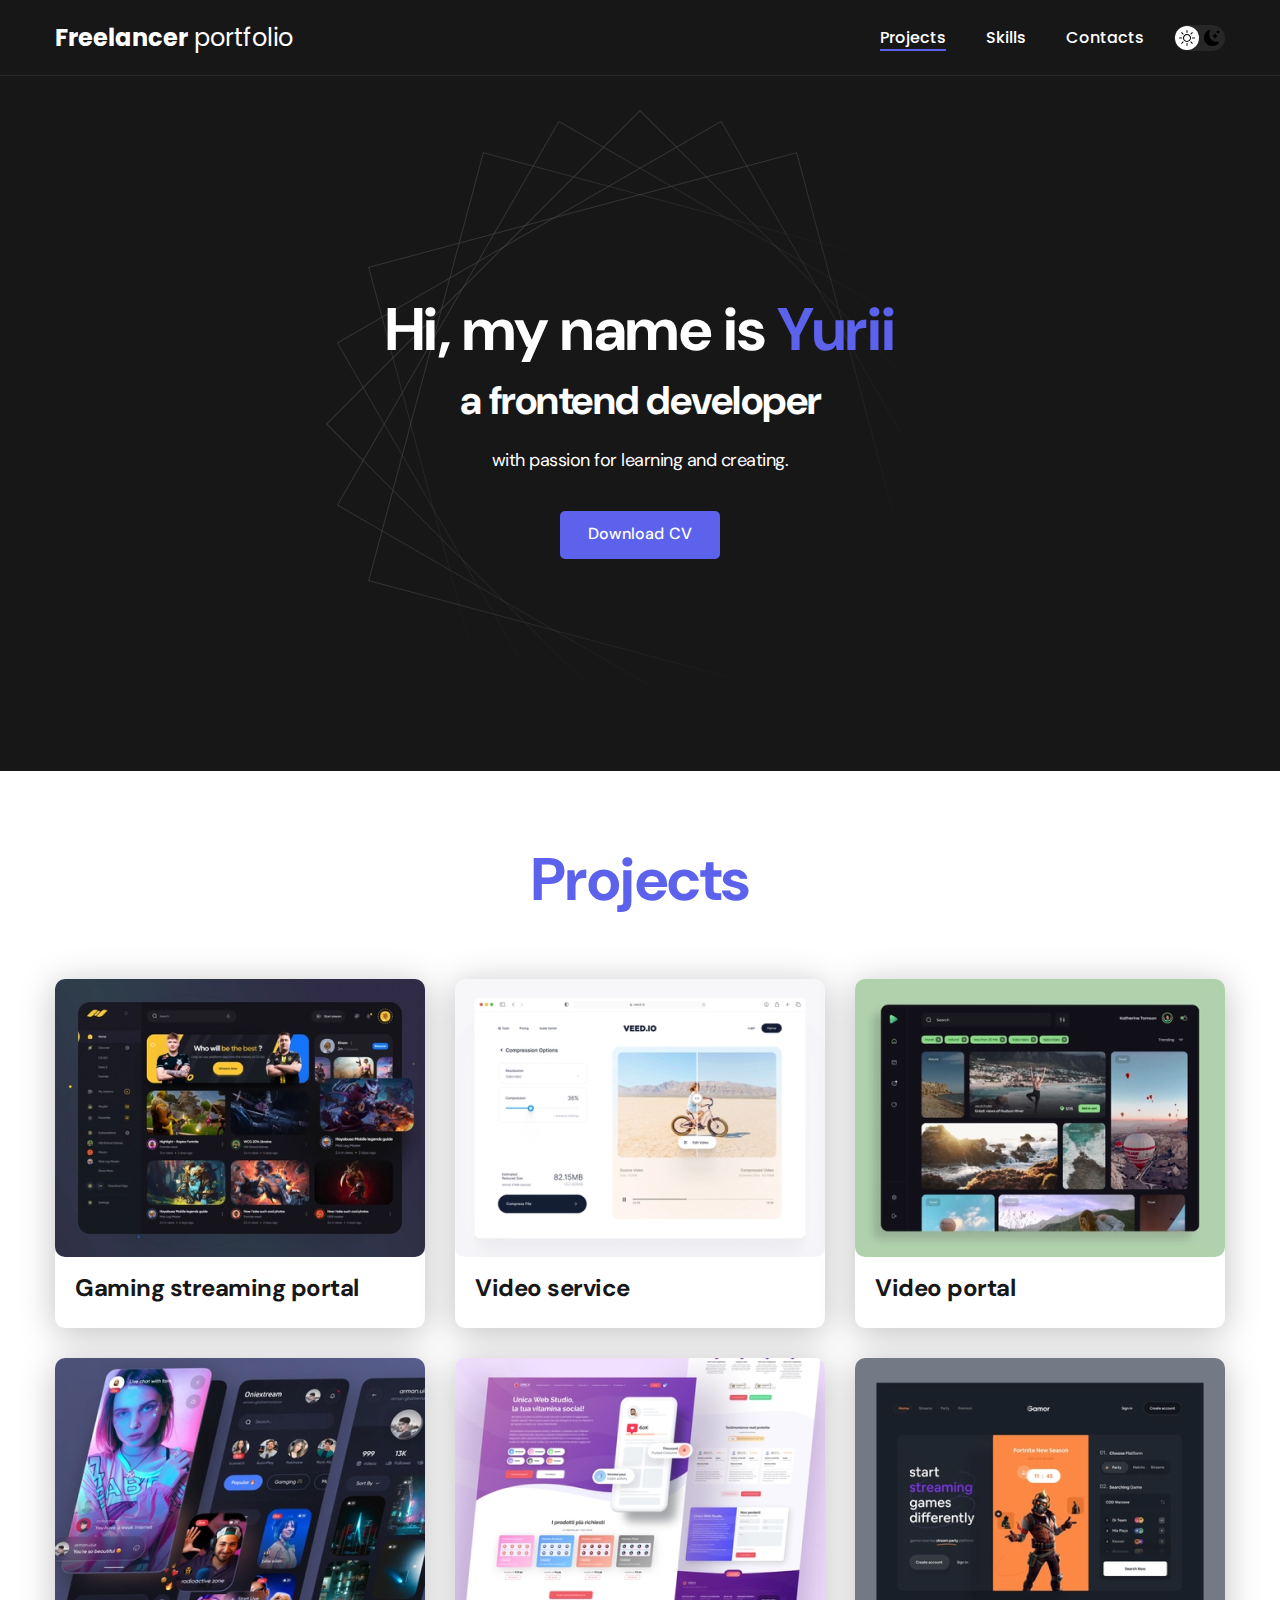
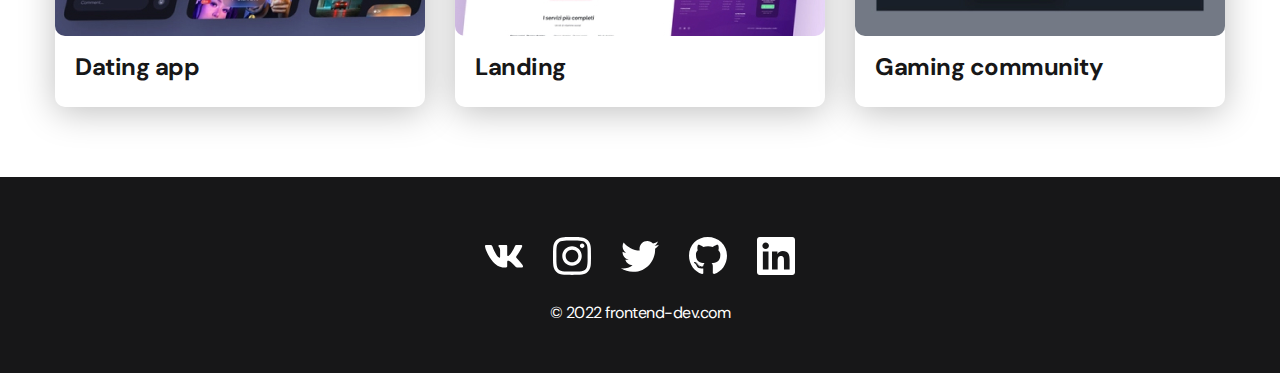
<file: index.html>
<!DOCTYPE html>
<html lang="en">
<head>
  <meta charset="UTF-8">
  <meta name="viewport" content="width=device-width, initial-scale=1.0">
  <title>Document</title>
  <link rel="stylesheet" href="./css/main.css">
</head>
<body>

  <nav class="nav">
    <div class="container">
      <div class="nav-row">
        <a class="logo"><strong>Freelancer</strong> portfolio</a>
        <button class="dark-mode-btn">
          <img src="./img/icons/sun.svg" alt="Light mode" class="dark-mode-btn__icon">
          <img src="./img/icons/moon.svg" alt="Dark mode" class="dark-mode-btn__icon">
        </button>
          <ul class="nav-list">
            <li class="nav-list-item">
              <a class="nav-list-link nav-list__link--active" href="./index.html">Projects</a>
            </li>
            <li class="nav-list-item">
              <a class="nav-list-link" href="./skills.html">Skills</a>
            </li>
            <li class="nav-list-item">
              <a class="nav-list-link" href="./contacts.html">Contacts</a>
            </li>
          </ul>
      </div>
    </div>
  </nav>

  <header class="header">
    <div class="header__wrapper">
        <h1 class="header__title">
            <strong>Hi, my name is <em>Yurii</em></strong><br>
            a frontend developer
        </h1>
        <div class="header__text">
            <p>with passion for learning and creating.</p>
        </div>
        <a href="#!" class="btn">Download CV</a>
    </div>
</header>

  <main class="section">
    <div class="container">
      <h2 class="title">
        Projects
      </h2>
      <ul class="projects">
        <li class="project">
          <a href="#"> 
            <img src="./img/projects/01.jpg" alt="#!" class="project__img">
            <h3 class="project__title">Gaming streaming portal</h3>
          </a>
        </li>
        <li class="project">
          <a href="./project-page.html"> 
            <img src="./img/projects/02.jpg" alt="" class="project__img">
            <h3 class="project__title">Video service</h3>
          </a>
        </li>
        <li class="project">
          <a href="#"> 
            <img src="./img/projects/03.jpg" alt="" class="project__img">
            <h3 class="project__title">Video portal</h3>
          </a>
        </li>
        <li class="project">
          <a href="#"> 
            <img src="./img/projects/04.jpg" alt="" class="project__img">
            <h3 class="project__title">Dating app</h3>
          </a>
        </li>
        <li class="project">
          <a href="#"> 
            <img src="./img/projects/05.jpg" alt="" class="project__img">
            <h3 class="project__title">Landing</h3>
          </a>
        </li>
        <li class="project">
          <a href="#"> 
            <img src="./img/projects/06.jpg" alt="" class="project__img">
            <h3 class="project__title">Gaming community</h3>
          </a>
        </li>
      </ul>
    </div>
  </main>

  <footer class="footer">
    <div class="container">
      <div class="footer__wrapper">
        <ul class="social">
          <li class="socnal__item">
            <a href="">
              <img src="./img/icons/vk.svg" alt="VK">
            </a>
          </li>
          <li class="socnal__item">
            <a href="">
              <img src="./img/icons/instagram.svg" alt="Instagram">
            </a>
          </li>
          <li class="socnal__item">
            <a href="">
              <img src="./img/icons/twitter.svg" alt="Twitter">
            </a>
          </li>
          <li class="socnal__item">
            <a href="">
              <img src="./img/icons/gitHub.svg" alt="GitHub">
            </a>
          </li>
          <li class="socnal__item">
            <a href="">
              <img src="./img/icons/linkedIn.svg" alt="linkedIn">
            </a>
          </li>
        </ul>
        <div class="copuright">
          <p>© 2022 frontend-dev.com</p>
        </div>
      </div>
    </div>
  </footer> 
  <script src="./js/main.js"> </script>
</body>
</html>
</file>
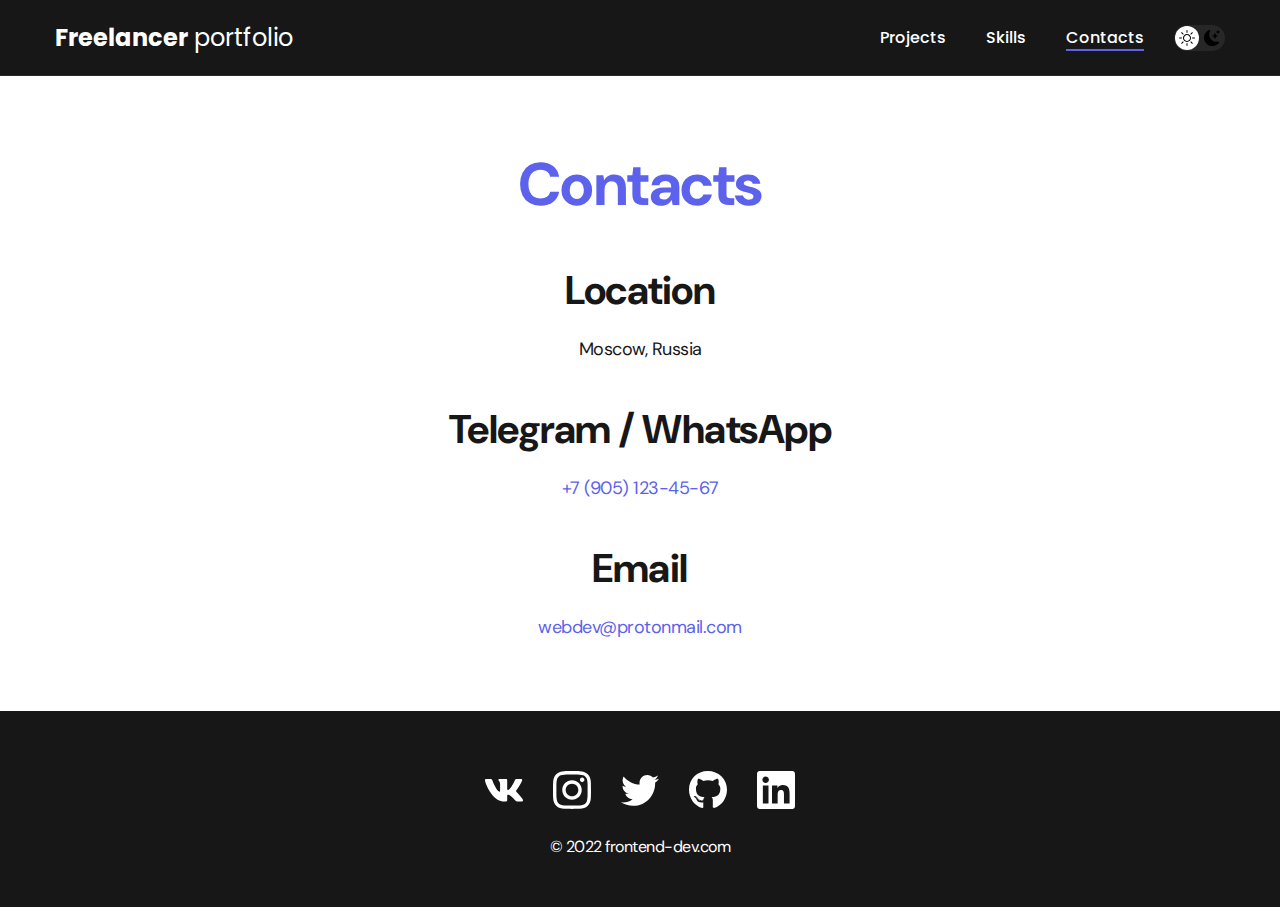
<file: contacts.html>
<!DOCTYPE html>
<html lang="en">
<head>
  <meta charset="UTF-8">
  <meta name="viewport" content="width=device-width, initial-scale=1.0">
  <title>Freelancer portfolio</title>
  <link rel="stylesheet" href="./css/main.css">
</head>
<body>

  <nav class="nav">
    <div class="container">
      <div class="nav-row">
        <a class="logo"><strong>Freelancer</strong> portfolio</a>
        <button class="dark-mode-btn">
          <img src="./img/icons/sun.svg" alt="Light mode" class="dark-mode-btn__icon">
          <img src="./img/icons/moon.svg" alt="Dark mode" class="dark-mode-btn__icon">
        </button>
        <ul class="nav-list">
          <li class="nav-list-item">
            <a class="nav-list-link" href="./index.html">Projects</a>
          </li>
          <li class="nav-list-item">
            <a class="nav-list-link" href="./skills.html">Skills</a>
          </li>
          <li class="nav-list-item">
            <a class="nav-list-link nav-list__link--active" href="./contacts.html">Contacts</a>
          </li>
        </ul>
      </div>
    </div>
  </nav>

  <main class="section">
    <div class="container">
      <h1 class="title-1">
        Contacts
      </h1>
      <ul class="content-list">
        <li class="content-list__item">
          <h2 class="title-2">Location</h2>
          <p>Moscow, Russia</p>
        </li>
        <li class="content-list__item">
          <h2 class="title-2">Telegram / WhatsApp</h2>
          <p><a href="tel:+79051234567">+7 (905) 123-45-67</a></p>
        </li>
        <li class="content-list__item">
          <h2 class="title-2">Email</h2>
          <p><a href="mailto:webdev@protonmail.com">webdev@protonmail.com</a></p>
        </li>
      </ul>     
    </div>
  </main>

  <footer class="footer">
    <div class="container">
      <div class="footer__wrapper">
        <ul class="social">
          <li class="socnal__item">
            <a href="">
              <img src="./img/icons/vk.svg" alt="VK">
            </a>
          </li>
          <li class="socnal__item">
            <a href="">
              <img src="./img/icons/instagram.svg" alt="Instagram">
            </a>
          </li>
          <li class="socnal__item">
            <a href="">
              <img src="./img/icons/twitter.svg" alt="Twitter">
            </a>
          </li>
          <li class="socnal__item">
            <a href="">
              <img src="./img/icons/gitHub.svg" alt="GitHub">
            </a>
          </li>
          <li class="socnal__item">
            <a href="">
              <img src="./img/icons/linkedIn.svg" alt="linkedIn">
            </a>
          </li>
        </ul>
        <div class="copuright">
          <p>© 2022 frontend-dev.com</p>
        </div>
      </div>
    </div>
  </footer> 
  <script src="./js/main.js"> </script>
</body>
</html>
</file>
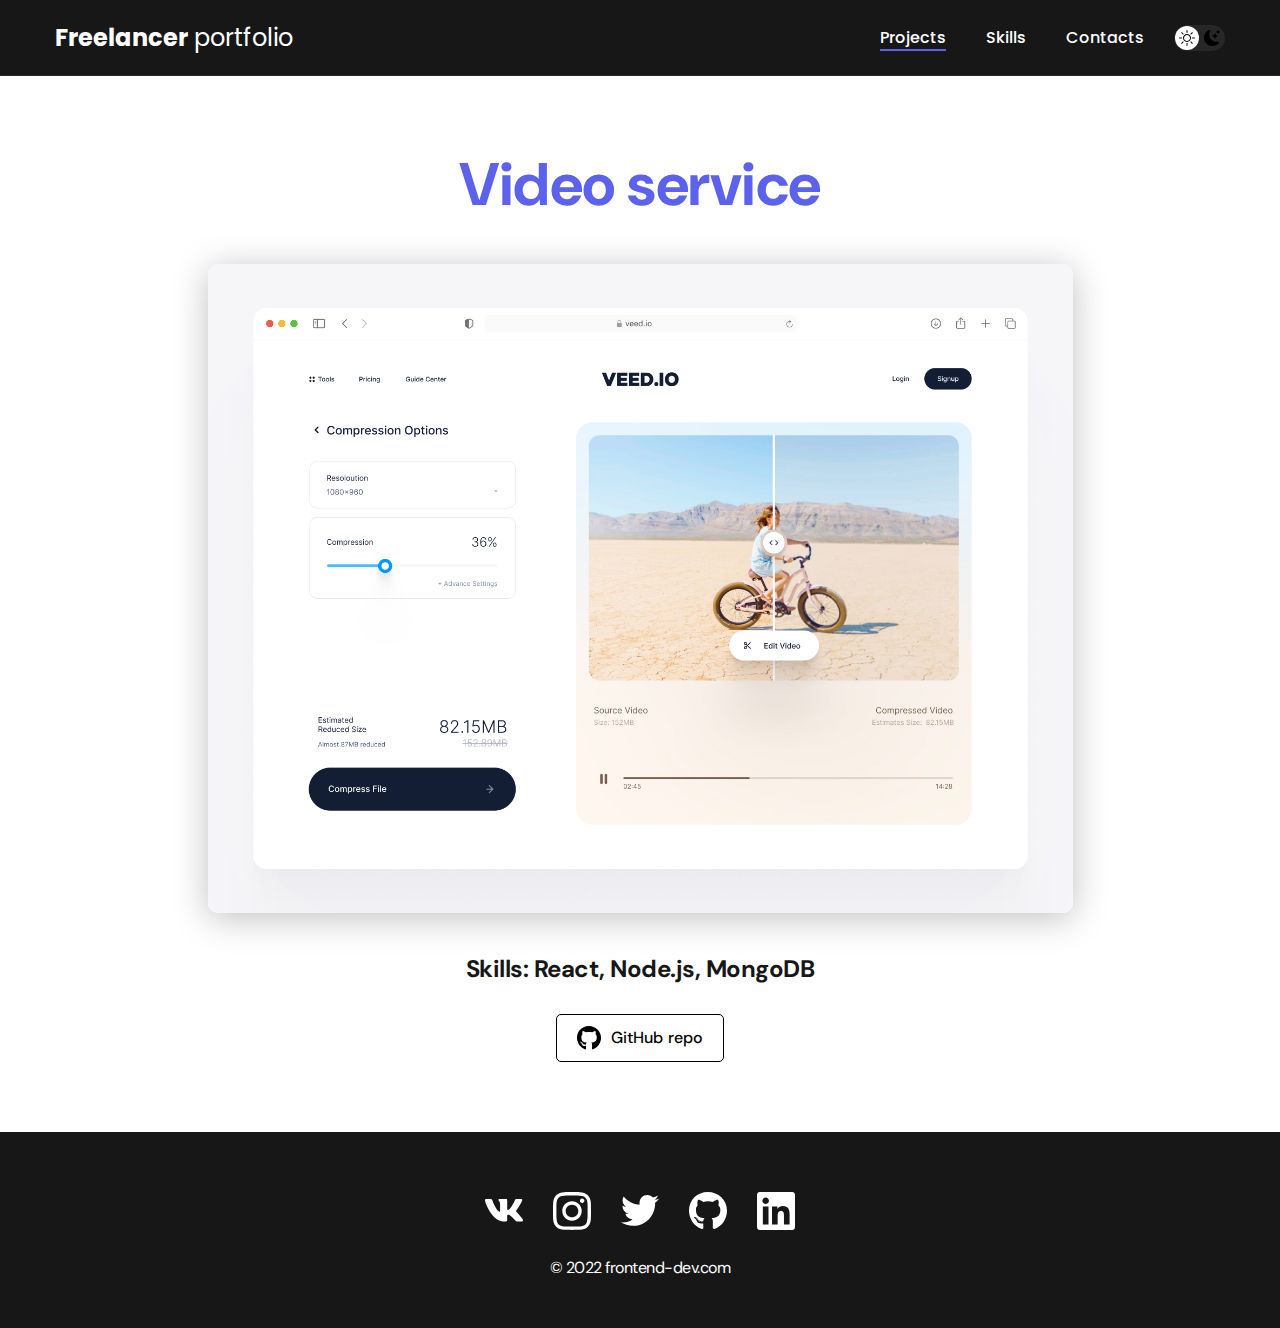
<file: project-page.html>
<!DOCTYPE html>
<html lang="en">
<head>
  <meta charset="UTF-8">
  <meta name="viewport" content="width=device-width, initial-scale=1.0">
  <title>Freelancer portfolio</title>
  <link rel="stylesheet" href="./css/main.css">
</head>
<body>

  <nav class="nav">
    <div class="container">
      <div class="nav-row">
        <a class="logo"><strong>Freelancer</strong> portfolio</a>
        <button class="dark-mode-btn">
          <img src="./img/icons/sun.svg" alt="Light mode" class="dark-mode-btn__icon">
          <img src="./img/icons/moon.svg" alt="Dark mode" class="dark-mode-btn__icon">
        </button>
        <ul class="nav-list">
          <li class="nav-list-item">
            <a class="nav-list-link nav-list__link--active" href="./index.html">Projects</a>
          </li>
          <li class="nav-list-item">
            <a class="nav-list-link" href="./skills.html">Skills</a>
          </li>
          <li class="nav-list-item">
            <a class="nav-list-link" href="./contacts.html">Contacts</a>
          </li>
        </ul>
      </div>
    </div>
  </nav>

  <main class="section">
    <div class="container">
      <div class="project-details">
        <h1 class="title-1">
          Video service
        </h1>
        <img src="./img/project-page/02-big.jpg"  alt="" class="project-details__cover">
        <div class="project-details__desc">
          <p>Skills: React, Node.js, MongoDB</p>
        </div>
        <a href="#!" class="btn-outline">
          <img src="./img/icons/gitHub-black.svg" alt="">
          GitHub repo
        </a>
      </div>
    </div>
  </main>

  <footer class="footer">
    <div class="container">
      <div class="footer__wrapper">
        <ul class="social">
          <li class="socnal__item">
            <a href="">
              <img src="./img/icons/vk.svg" alt="VK">
            </a>
          </li>
          <li class="socnal__item">
            <a href="">
              <img src="./img/icons/instagram.svg" alt="Instagram">
            </a>
          </li>
          <li class="socnal__item">
            <a href="">
              <img src="./img/icons/twitter.svg" alt="Twitter">
            </a>
          </li>
          <li class="socnal__item">
            <a href="">
              <img src="./img/icons/gitHub.svg" alt="GitHub">
            </a>
          </li>
          <li class="socnal__item">
            <a href="">
              <img src="./img/icons/linkedIn.svg" alt="linkedIn">
            </a>
          </li>
        </ul>
        <div class="copuright">
          <p>© 2022 frontend-dev.com</p>
        </div>
      </div>
    </div>
  </footer> 
  <script src="./js/main.js"> </script>
  
</body>
</html>
</file>
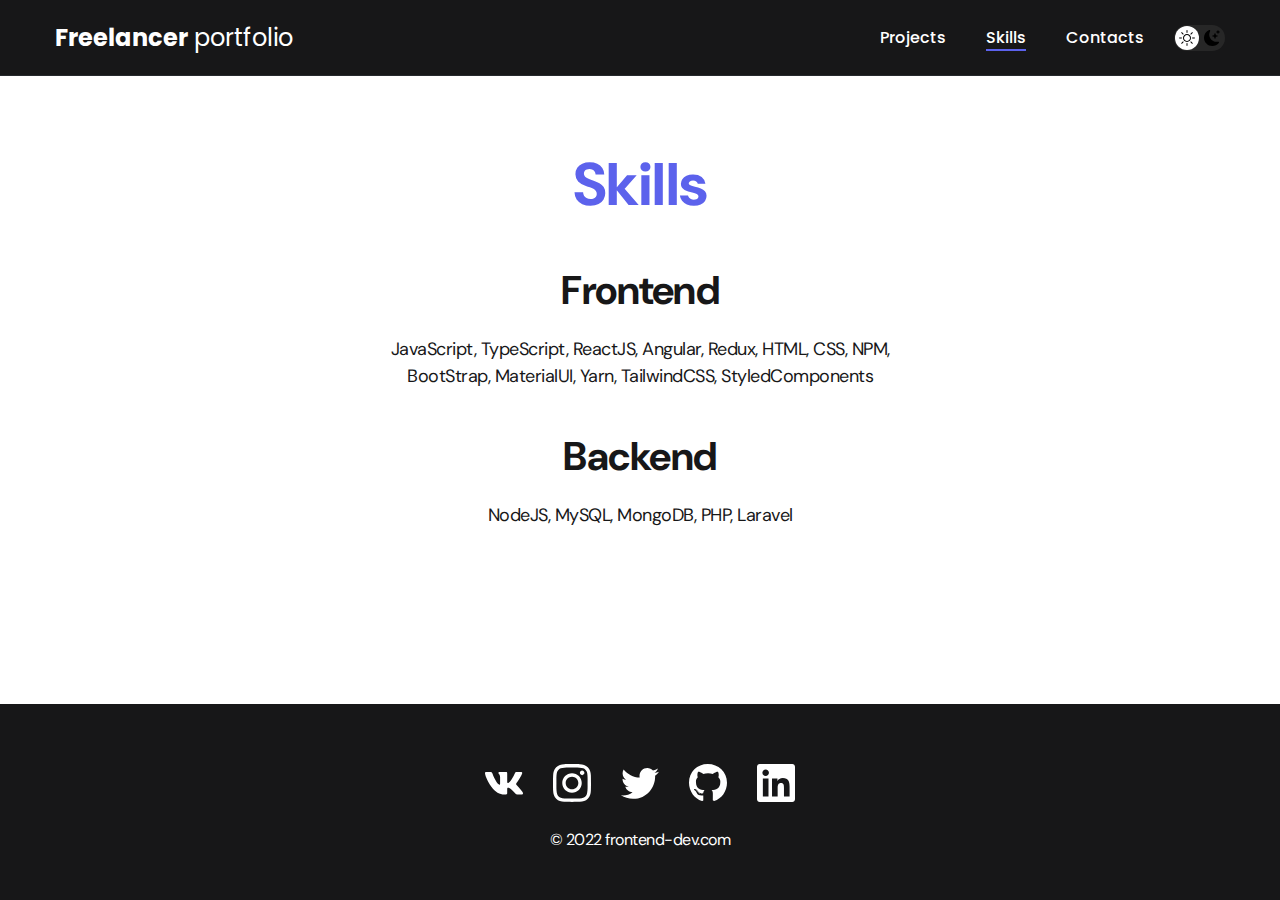
<file: skills.html>
<!DOCTYPE html>
<html lang="en">
<head>
  <meta charset="UTF-8">
  <meta name="viewport" content="width=device-width, initial-scale=1.0">
  <title>Freelancer portfolio</title>
  <link rel="stylesheet" href="./css/main.css">
</head>
<body>

  <nav class="nav">
    <div class="container">
      <div class="nav-row">
        <a class="logo"><strong>Freelancer</strong> portfolio</a>
        <button class="dark-mode-btn">
          <img src="./img/icons/sun.svg" alt="Light mode" class="dark-mode-btn__icon">
          <img src="./img/icons/moon.svg" alt="Dark mode" class="dark-mode-btn__icon">
        </button>
        <ul class="nav-list">
          <li class="nav-list-item">
            <a class="nav-list-link" href="./index.html">Projects</a>
          </li>
          <li class="nav-list-item">
            <a class="nav-list-link nav-list__link--active" href="./skills.html">Skills</a>
          </li>
          <li class="nav-list-item">
            <a class="nav-list-link" href="./contacts.html">Contacts</a>
          </li>
        </ul>
      </div>
    </div>
  </nav>

  <main class="section">
    <div class="container">

      <h1 class="title-1">
        Skills
      </h1>
      <ul class="content-list">
        <li class="content-list__item">
          <h2 class="title-2">Frontend</h2>
          <p>JavaScript, TypeScript, ReactJS, Angular, Redux, HTML, CSS, NPM, BootStrap, MaterialUI, Yarn, TailwindCSS, StyledComponents</p>
        </li>
        <li class="content-list__item">
          <h2 class="title-2">Backend</h2>
          <p>NodeJS, MySQL, MongoDB, PHP, Laravel</p>
        </li>
      </ul>
      
    </div>
  </main>

  <footer class="footer">
    <div class="container">
      <div class="footer__wrapper">
        <ul class="social">
          <li class="socnal__item">
            <a href="">
              <img src="./img/icons/vk.svg" alt="VK">
            </a>
          </li>
          <li class="socnal__item">
            <a href="">
              <img src="./img/icons/instagram.svg" alt="Instagram">
            </a>
          </li>
          <li class="socnal__item">
            <a href="">
              <img src="./img/icons/twitter.svg" alt="Twitter">
            </a>
          </li>
          <li class="socnal__item">
            <a href="">
              <img src="./img/icons/gitHub.svg" alt="GitHub">
            </a>
          </li>
          <li class="socnal__item">
            <a href="">
              <img src="./img/icons/linkedIn.svg" alt="linkedIn">
            </a>
          </li>
        </ul>
        <div class="copuright">
          <p>© 2022 frontend-dev.com</p>
        </div>
      </div>
    </div>
  </footer> 
  <script src="./js/main.js"> </script>
  
</body>
</html>
</file>
<file: css/main.css>
@import "./reset.css";
@import url('https://fonts.googleapis.com/css2?family=DM+Sans:wght@400;500;700&family=Poppins:wght@400;500;700&display=swap');

:root {
  --blackpure: #000;
  --black: #171718;
  --black-border: #26292D;
  --white: #fff;
  --purple: #5C62EC;

  --text-color: var(--black);

  --dark-bg: var(--black);
  --dark-border: var(--black-border);
  --header-text: var(--white);
  --accent: var(--purple);

  /* Light mode */
  --page-bg: var(--white);
  --text-color: var(--black);

  --title-1: var(--accent);

  --project-card-bg: var(--white);
  --project-card-text: var(--black);
  --box-shadow: 0px 5px 35px rgba(0, 0, 0, 0.25);
}

html, body {
  display: flex;
  flex-direction: column;
  min-height: 100vh;
  font-family: 'DM Sans', sans-serif;
  letter-spacing: -0.5px;
  color: var(--text-color);  
  background-color: var(--page-bg);
}
.dark {
  --page-bg: #252526;
  --text-color: var(--white);

  --title-1: var(--white);

  --project-card-bg: var(--black);
  --project-card-text: var(--white);
  --box-shadow: 0px 5px 35px rgba(0, 0, 0, 0.8);
}

.container {
  margin: 0 auto;
  padding: 0 15px;
  max-width: 1200px; 
}
.nav {
  padding: 20px 0;
  border-bottom: 1px solid var(--black-border);
  background-color: var(--dark-bg);
  color: var(--header-text);
  letter-spacing: normal;
}
.nav-row {
  display: flex;
  justify-content: flex-end;
  align-items: center;
  font-family: 'Poppins', sans-serif; 
  column-gap: 30px;
  row-gap: 20px;
  flex-wrap: wrap;
}
.logo {
  margin-right: auto;
  /* color: #FFF; */
  font-size: 24px;
  font-weight: 400;
}
.logo strong {
  font-weight: 700;
}
.nav-list {
  display: flex;
  flex-wrap: wrap;
  row-gap: 10px;
  align-items: center; 
  column-gap: 40px;
  font-size: 16px;
  font-weight: 500;
  font-family: 'Poppins', sans-serif;   
}
/* .nav-list-item:not(:last-child) {
  margin-right: 40px;
} */
.nav-list-link {
  color: var(--header-text);
  transition: opacity 0.2s ease-in;
}
.nav-list-link:hover {
  opacity: 0.8;
}
.nav-list__link--active {
  position: relative;
}
.nav-list__link--active::before {
  content: "";
  position: absolute;
  left: 0;
  top: 100%;
  display: block;
  height: 2px;
  width: 100%;
  background-color: var(--accent);
} 
.dark-mode-btn {
  position: relative;
  display: flex;
  justify-content: space-between;
  order: 9;
  width: 51px;
  height: 26px;
  padding: 5px;
  border-radius: 50px;
  background-color: #272727;
}
.dark-mode-btn::before {
  content: "";
  position: absolute;
  top: 1px;
  left: 1px;
  display: block;
  width: 24px;
  height: 24px;
  border-radius: 50%;
  background-color: var(--white);
  transition: left 0.2s ease-in;
}
.dark-mode-btn--active::before  {
  left: 26px;
}
.dark-mode-btn__icon {
  position: relative;
  z-index: 9;
}

.header {
  display: flex;
  justify-content: center;
  align-items: center;
  padding: 40px 0;
  min-height: 695px;
  background-color: var(--dark-bg);
  background-image: url('./../img/header-bg.png');
  background-repeat: no-repeat;
  background-size: auto;
  background-position: center center;
  text-align: center;
  color: var(--header-text);
}
.header__wrapper {
  padding: 0 15px;
  max-width: 660px;
}
.header__title {
  margin-bottom: 20px;
  font-size: 40px;
  font-weight: 700;
  line-height: 1.4;
}
.header__title strong {
  font-size: 60px;
  font-weight: 700;
}
.header__title em {
  font-style: normal;
  color: var(--accent);
}
.header__text {
  margin-bottom: 40px;
  font-size: 18px;
  line-height: 1.333;
}
.header__text p + p{
  margin-top: 0.5em;
}
.btn {
  display: inline-block;
  height: 48px;
  padding: 12px 28px;
  border-radius: 5px;
  background-color: var(--accent);
  color: var(--white);
  letter-spacing: 0.15px;
  font-size: 16px;
  font-weight: 500;  
  transition: opacity 0.2s ease-in;
}
.btn:hover {
  opacity: 0.8;
}
.btn:active{
  position: absolute;
  top: 1px;
}
.section {
  padding: 70px 0;
}
.title, .title-1 {
  color: var(--title-1);
  text-align: center;
  font-weight: 700;
  line-height: 1.3;
  font-size: 60px;  
}
.title {
  margin-bottom: 60px;
}
.title-1 {
  margin-bottom: 40px;
}
.title-2 {
  margin-bottom: 20px;
  font-size: 40px;
  font-weight: 700;
  line-height: 1.3;
  letter-spacing: -0.5px;
}
.projects {
  display: flex;
  flex-wrap: wrap;
  justify-content: center;
  column-gap: 30px;
  row-gap: 30px;
}
.project {
  max-width: 370px;
  border-radius: 10px;
  background-color: var(--project-card-bg);
  box-shadow: var(--box-shadow);
}
.project__img {
  border-radius: 10px;
}
.project__title {
  padding: 15px 20px 25px;
  font-weight: 700;
  font-size: 24px;
  line-height: 1.3;
  color: var(--project-card-text);
}
.footer {
  margin-top: auto;
  padding: 60px 0 50px;
  background-color: var(--dark-bg);
  color: var(--header-text);
}
.footer__wrapper {
  display: flex;
  flex-direction: column;
  align-items: center;
  row-gap: 27px;
}
.social {
  display: flex;
  column-gap: 30px;
  align-items: center;
}
.copyright {
  font-size: 16px;
}
.copyright p + p {
  margin-top: 0.5em;
}

/* project-page */

.project-details {
  margin: 0 auto;
  max-width: 865px;
  display: flex;
  flex-direction: column;
  align-items: center;
  text-align: center;
}
.project-details__cover {
  max-width: 100%;
  margin-bottom: 40px;
  border-radius: 10px;
  box-shadow: 0px 5px 35px 0px rgba(0, 0, 0, 0.25);
}
.project-details__desc {
  margin-bottom: 30px;
  font-weight: 700;
  font-size: 24px;
  line-height: 1.3; 
}
.btn-outline {
  display: flex;
  column-gap: 10px;
  align-items: center;
  height: 48px;
  padding: 12px 20px;
  border-radius: 5px;
  border: 1px solid var(--blackpure);
  background-color: var(--white);
  color: var(--blackpure);
  letter-spacing: 0.15px;
  font-weight: 500;  
  line-height: 1.5;
  transition: opacity 0.2s ease-in;  
}
.btn-outline:hover {
  opacity: 0.8;
}
.btn-outline:active {
  position: relative;
  top: 1px;
}

/* Content list */

.content-list {
  margin: 0 auto;
  max-width: 570px;
  display: flex;
  flex-direction: column;
  align-items: center;
  row-gap: 40px;
  text-align: center;
}
.content-list__item p {
  font-size: 18px;
  line-height: 1.5; 
}
.content-list__item a {
  color: var(--accent);
}
.content-list__item p + p {
  margin-top: 0.5em;
}

@media (max-width: 620px) {
  .header {
    min-height: unset;
  }
  .header__title {
    font-size: 30px;
  }
  .header__title strong {
    font-size: 40px;
  }
  .nav-row {
   justify-content: space-between; 
  }
  .dark-mode-btn {
    order: 0;
  }
  .section {
    padding: 40px 0;
  }
  title {
    margin-bottom: 30px;
    font-size: 40px;
  }
  .title-2 {
    margin-bottom: 10px;
    font-size: 30px;  
  }
  .project__title {
    font-size: 20px;
  }
  .project-details__desc {
    margin-bottom: 20px;
    font-size: 22px;
  }
  .footer {
    padding: 40px 0 30px;
  }
  .footer__wrapper {
    row-gap: 20px;
  }
  .social {
    column-gap: 20px;
  }
  .socnal__item {
    width: 28px;
  }
  .content-list {
    row-gap: 20px;
  }
  .content-list__item {
    font-size: 16px;
  }
}
</file>
